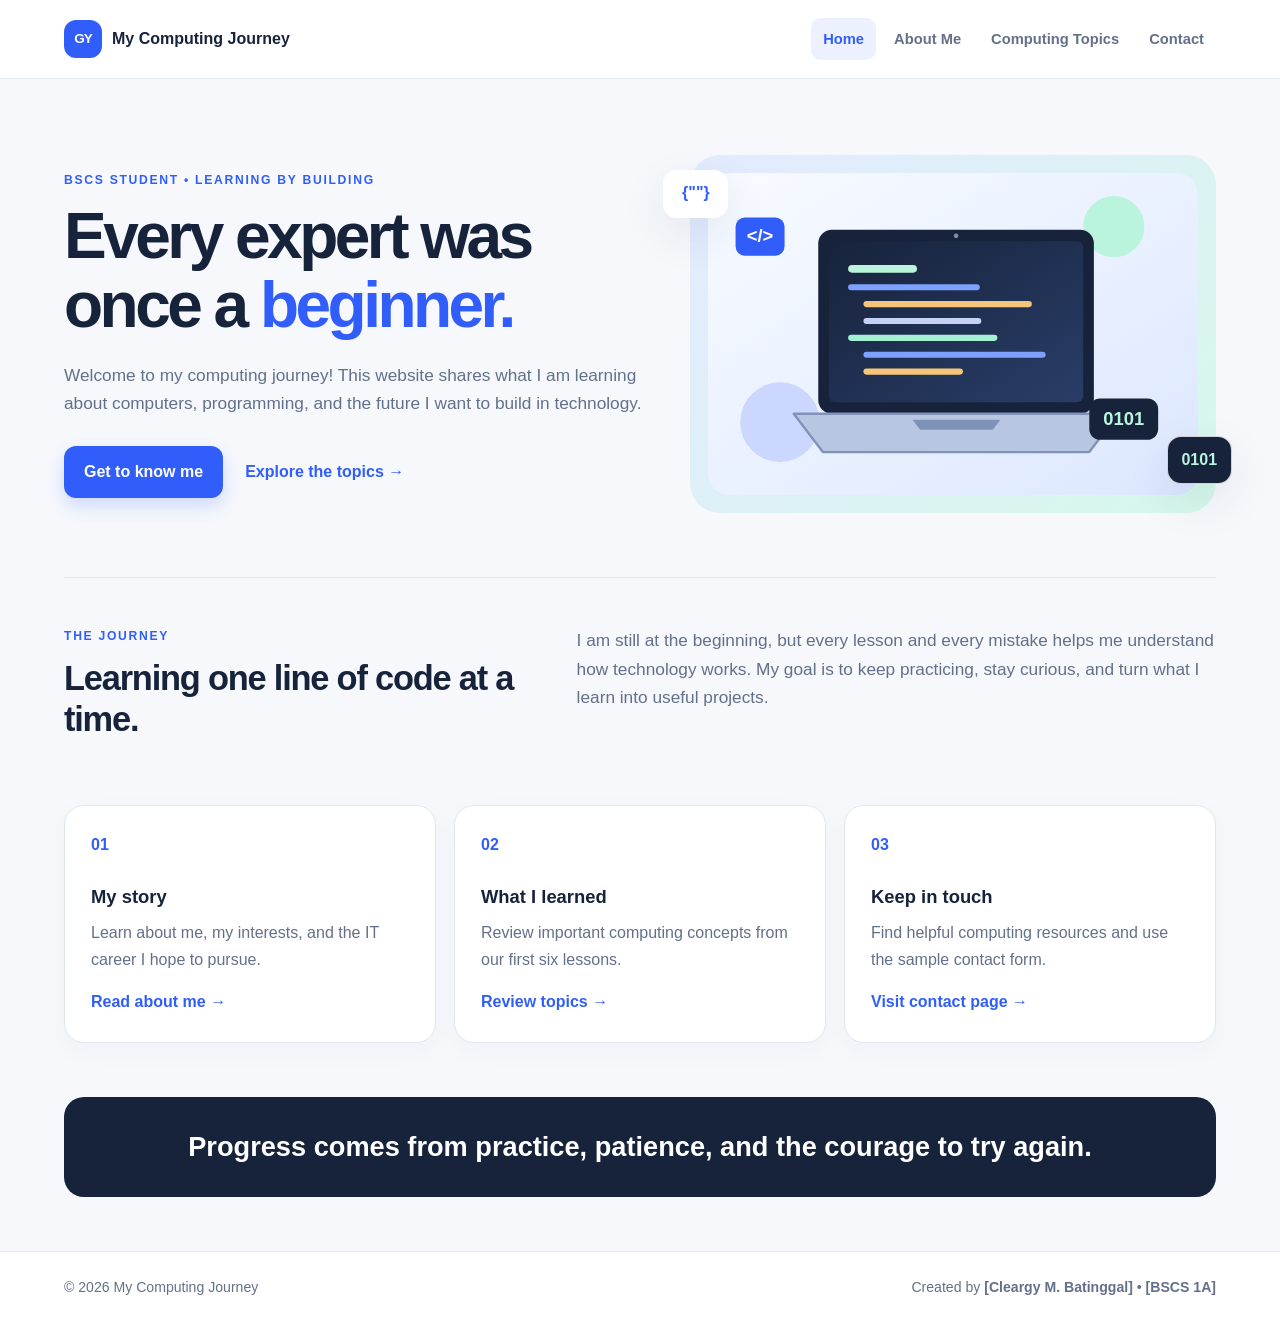
<file: index.html>
<!DOCTYPE html>
<html lang="en">
<head>
    <!-- Sets the character encoding and makes the layout responsive. -->
    <meta charset="UTF-8">
    <meta name="viewport" content="width=device-width, initial-scale=1.0">
    <title>My Computing Journey | Home</title>
    <link rel="stylesheet" href="style.css">
</head>
<body>
    <!-- Shared site header and navigation appear on every page. -->
    <header class="site-header">
        <a class="brand" href="index.html"><span class="brand-mark">GY</span> My Computing Journey</a>
        <nav aria-label="Main navigation">
            <a class="active" href="index.html">Home</a>
            <a href="about.html">About Me</a>
            <a href="topics.html">Computing Topics</a>
            <a href="contact.html">Contact</a>
        </nav>
    </header>

    <main>
        <!-- Hero section introduces the purpose of this website. -->
        <section class="hero">
            <div class="hero-copy">
                <p class="eyebrow">BSCS STUDENT • LEARNING BY BUILDING</p>
                <h1>Every expert was once a <span>beginner.</span></h1>
                <p class="hero-text">Welcome to my computing journey! This website shares what I am learning about computers, programming, and the future I want to build in technology.</p>
                <div class="hero-actions">
                    <a class="button" href="about.html">Get to know me</a>
                    <a class="text-link" href="topics.html">Explore the topics →</a>
                </div>
            </div>
            <div class="hero-art">
                <img src="computing-banner.svg" alt="Illustration of a laptop displaying code, with simple technology symbols around it">
                <div class="floating-note note-one">{"</>"}</div>
                <div class="floating-note note-two">0101</div>
            </div>
        </section>

        <section class="section intro-grid">
            <div>
                <p class="eyebrow">THE JOURNEY</p>
                <h2>Learning one line of code at a time.</h2>
            </div>
            <p class="section-lead">I am still at the beginning, but every lesson and every mistake helps me understand how technology works. My goal is to keep practicing, stay curious, and turn what I learn into useful projects.</p>
        </section>

        <section class="feature-grid" aria-label="Website highlights">
            <article class="feature-card">
                <span class="feature-number">01</span>
                <h3>My story</h3>
                <p>Learn about me, my interests, and the IT career I hope to pursue.</p>
                <a href="about.html">Read about me →</a>
            </article>
            <article class="feature-card">
                <span class="feature-number">02</span>
                <h3>What I learned</h3>
                <p>Review important computing concepts from our first six lessons.</p>
                <a href="topics.html">Review topics →</a>
            </article>
            <article class="feature-card">
                <span class="feature-number">03</span>
                <h3>Keep in touch</h3>
                <p>Find helpful computing resources and use the sample contact form.</p>
                <a href="contact.html">Visit contact page →</a>
            </article>
        </section>

        <section class="quote-strip">
            <p>Progress comes from practice, patience, and the courage to try again.</p>
        </section>
    </main>

    <footer class="site-footer">
        <p>© 2026 My Computing Journey</p>
        <p>Created by <strong>[Cleargy M. Batinggal]</strong> • <strong>[BSCS 1A]</strong></p>
    </footer>
</body>
</html>
</file>
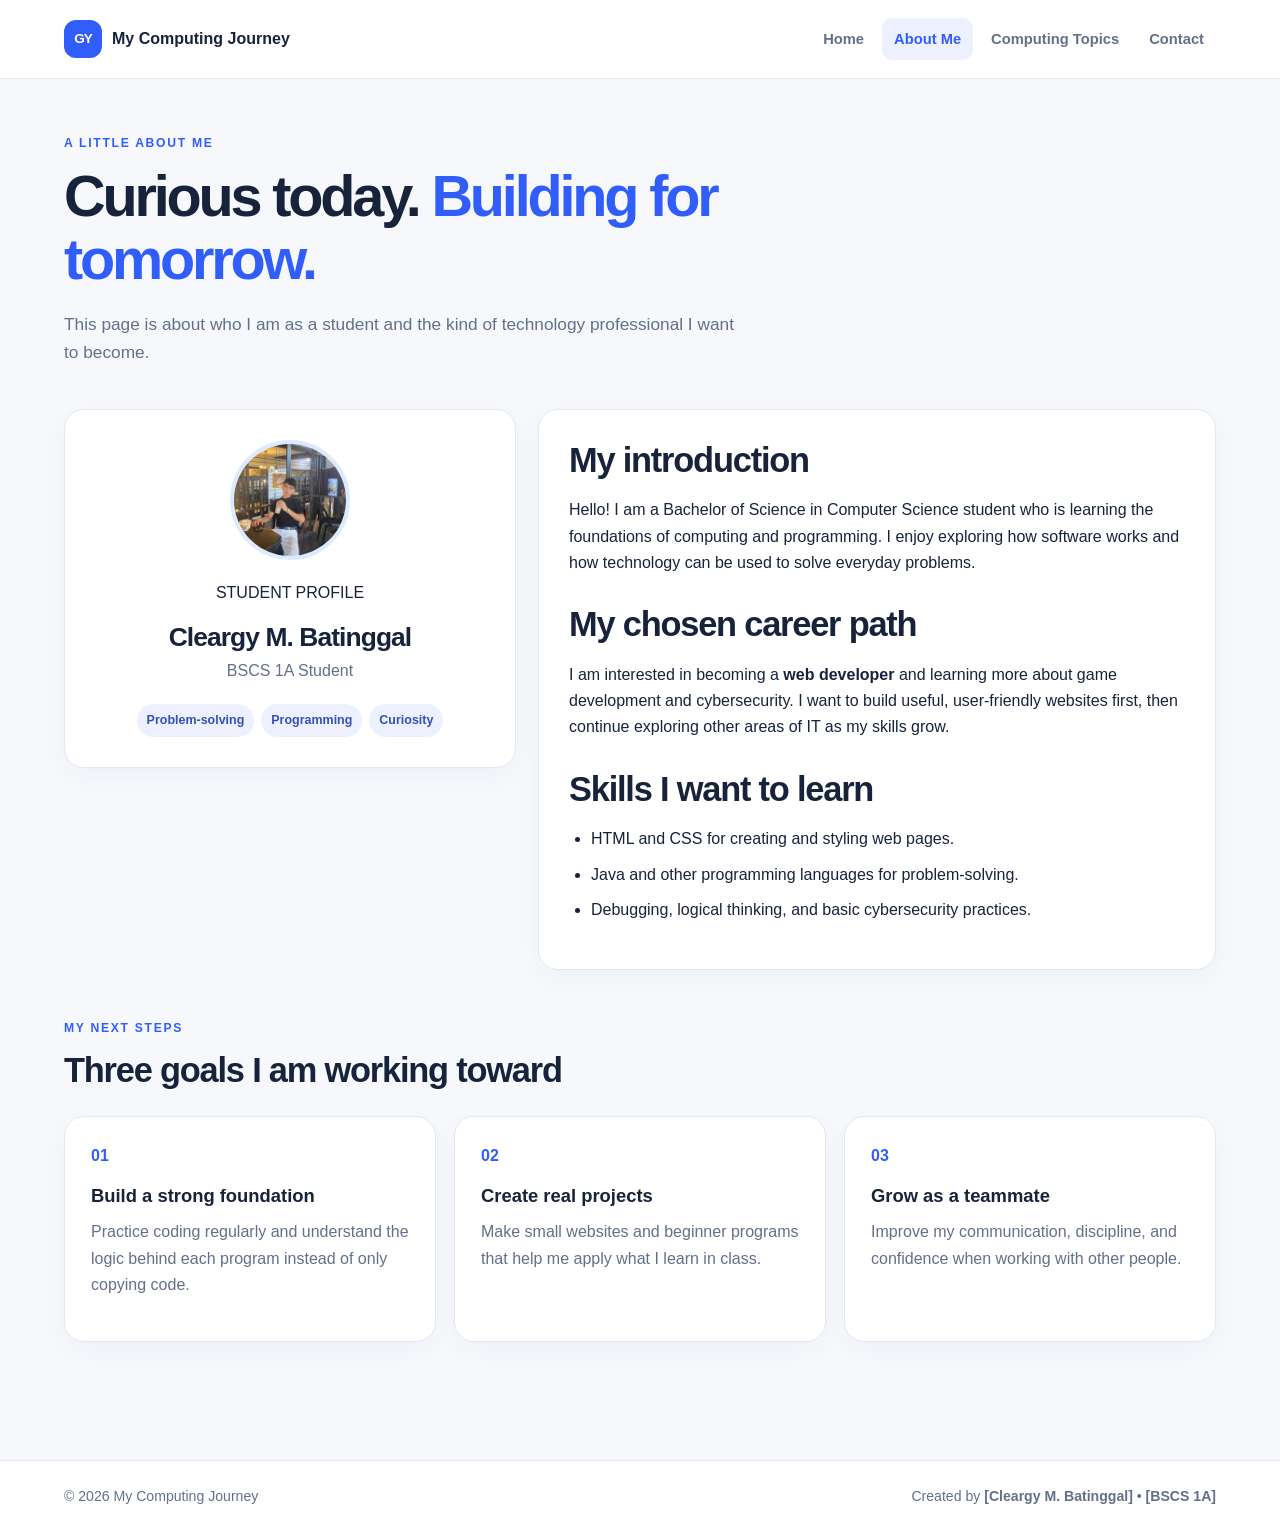
<file: about.html>
<!DOCTYPE html>
<html lang="en">
<head>
    <!-- Shared page setup and external stylesheet. -->
    <meta charset="UTF-8">
    <meta name="viewport" content="width=device-width, initial-scale=1.0">
    <title>About Me | My Computing Journey</title>
    <link rel="stylesheet" href="style.css">
</head>
<body>
    <header class="site-header">
        <a class="brand" href="index.html"><span class="brand-mark">GY</span> My Computing Journey</a>
        <nav aria-label="Main navigation">
            <a href="index.html">Home</a>
            <a class="active" href="about.html">About Me</a>
            <a href="topics.html">Computing Topics</a>
            <a href="contact.html">Contact</a>
        </nav>
    </header>

    <main class="page-shell">
        <section class="page-heading">
            <p class="eyebrow">A LITTLE ABOUT ME</p>
            <h1>Curious today. <span>Building for tomorrow.</span></h1>
            <p>This page is about who I am as a student and the kind of technology professional I want to become.</p>
        </section>

        <section class="about-layout">
            <div class="profile-card">
                <img src="my-profile.jpg.jpg"
                class="profile-image">STUDENT PROFILE</p>
                <h2>Cleargy M. Batinggal</h2>
                <p>BSCS 1A Student</p>
                <div class="tag-row"><span>Problem-solving</span><span>Programming</span><span>Curiosity</span></div>
            </div>
            <div class="content-panel">
                <h2>My introduction</h2>
                <p>Hello! I am a Bachelor of Science in Computer Science student who is learning the foundations of computing and programming. I enjoy exploring how software works and how technology can be used to solve everyday problems.</p>
                <h2>My chosen career path</h2>
                <p>I am interested in becoming a <strong>web developer</strong> and learning more about game development and cybersecurity. I want to build useful, user-friendly websites first, then continue exploring other areas of IT as my skills grow.</p>
                <h2>Skills I want to learn</h2>
                <ul class="check-list">
                    <li>HTML and CSS for creating and styling web pages.</li>
                    <li>Java and other programming languages for problem-solving.</li>
                    <li>Debugging, logical thinking, and basic cybersecurity practices.</li>
                </ul>
            </div>
        </section>

        <section class="section">
            <p class="eyebrow">MY NEXT STEPS</p>
            <h2>Three goals I am working toward</h2>
            <div class="goal-grid">
                <article class="goal-card"><span>01</span><h3>Build a strong foundation</h3><p>Practice coding regularly and understand the logic behind each program instead of only copying code.</p></article>
                <article class="goal-card"><span>02</span><h3>Create real projects</h3><p>Make small websites and beginner programs that help me apply what I learn in class.</p></article>
                <article class="goal-card"><span>03</span><h3>Grow as a teammate</h3><p>Improve my communication, discipline, and confidence when working with other people.</p></article>
            </div>
        </section>
    </main>

    <footer class="site-footer">
        <p>© 2026 My Computing Journey</p>
        <p>Created by <strong>[Cleargy M. Batinggal]</strong> • <strong>[BSCS 1A]</strong></p>
    </footer>
</body>
</html>
</file>
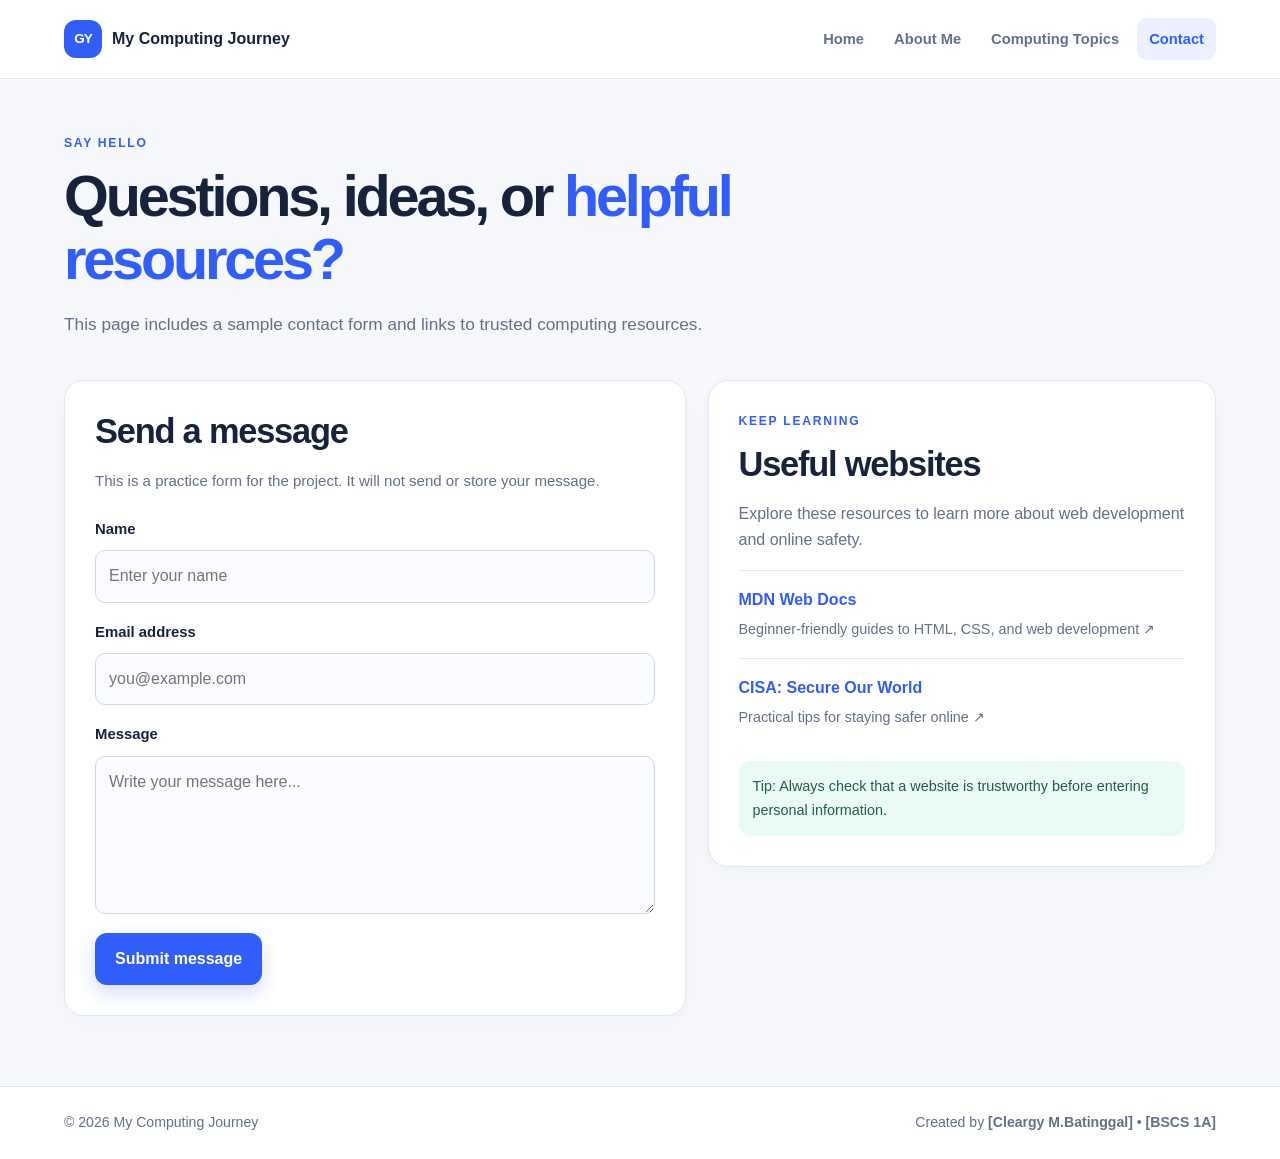
<file: contact.html>
<!DOCTYPE html>
<html lang="en">
<head>
    <!-- Shared page setup and external stylesheet. -->
    <meta charset="UTF-8">
    <meta name="viewport" content="width=device-width, initial-scale=1.0">
    <title>Contact | My Computing Journey</title>
    <link rel="stylesheet" href="style.css">
</head>
<body>
    <header class="site-header">
        <a class="brand" href="index.html"><span class="brand-mark">GY</span> My Computing Journey</a>
        <nav aria-label="Main navigation">
            <a href="index.html">Home</a>
            <a href="about.html">About Me</a>
            <a href="topics.html">Computing Topics</a>
            <a class="active" href="contact.html">Contact</a>
        </nav>
    </header>

    <main class="page-shell">
        <section class="page-heading">
            <p class="eyebrow">SAY HELLO</p>
            <h1>Questions, ideas, or <span>helpful resources?</span></h1>
            <p>This page includes a sample contact form and links to trusted computing resources.</p>
        </section>

        <section class="contact-layout">
            <div class="content-panel">
                <h2>Send a message</h2>
                <p class="muted">This is a practice form for the project. It will not send or store your message.</p>
                <!-- This form demonstrates common HTML form controls. -->
                <form action="#" method="post">
                    <label for="name">Name</label>
                    <input type="text" id="name" name="name" placeholder="Enter your name" required>

                    <label for="email">Email address</label>
                    <input type="email" id="email" name="email" placeholder="you@example.com" required>

                    <label for="message">Message</label>
                    <textarea id="message" name="message" rows="5" placeholder="Write your message here..." required></textarea>

                    <button class="button" type="submit">Submit message</button>
                </form>
            </div>
            <aside class="resource-card">
                <p class="eyebrow">KEEP LEARNING</p>
                <h2>Useful websites</h2>
                <p>Explore these resources to learn more about web development and online safety.</p>
                <a class="resource-link" href="https://developer.mozilla.org/en-US/docs/Learn" target="_blank" rel="noopener noreferrer"><strong>MDN Web Docs</strong><span>Beginner-friendly guides to HTML, CSS, and web development ↗</span></a>
                <a class="resource-link" href="https://www.cisa.gov/secure-our-world" target="_blank" rel="noopener noreferrer"><strong>CISA: Secure Our World</strong><span>Practical tips for staying safer online ↗</span></a>
                <div class="resource-note">Tip: Always check that a website is trustworthy before entering personal information.</div>
            </aside>
        </section>
    </main>

    <footer class="site-footer">
        <p>© 2026 My Computing Journey</p>
        <p>Created by <strong>[Cleargy M.Batinggal]</strong> • <strong>[BSCS 1A]</strong></p>
    </footer>
</body>
</html>
</file>
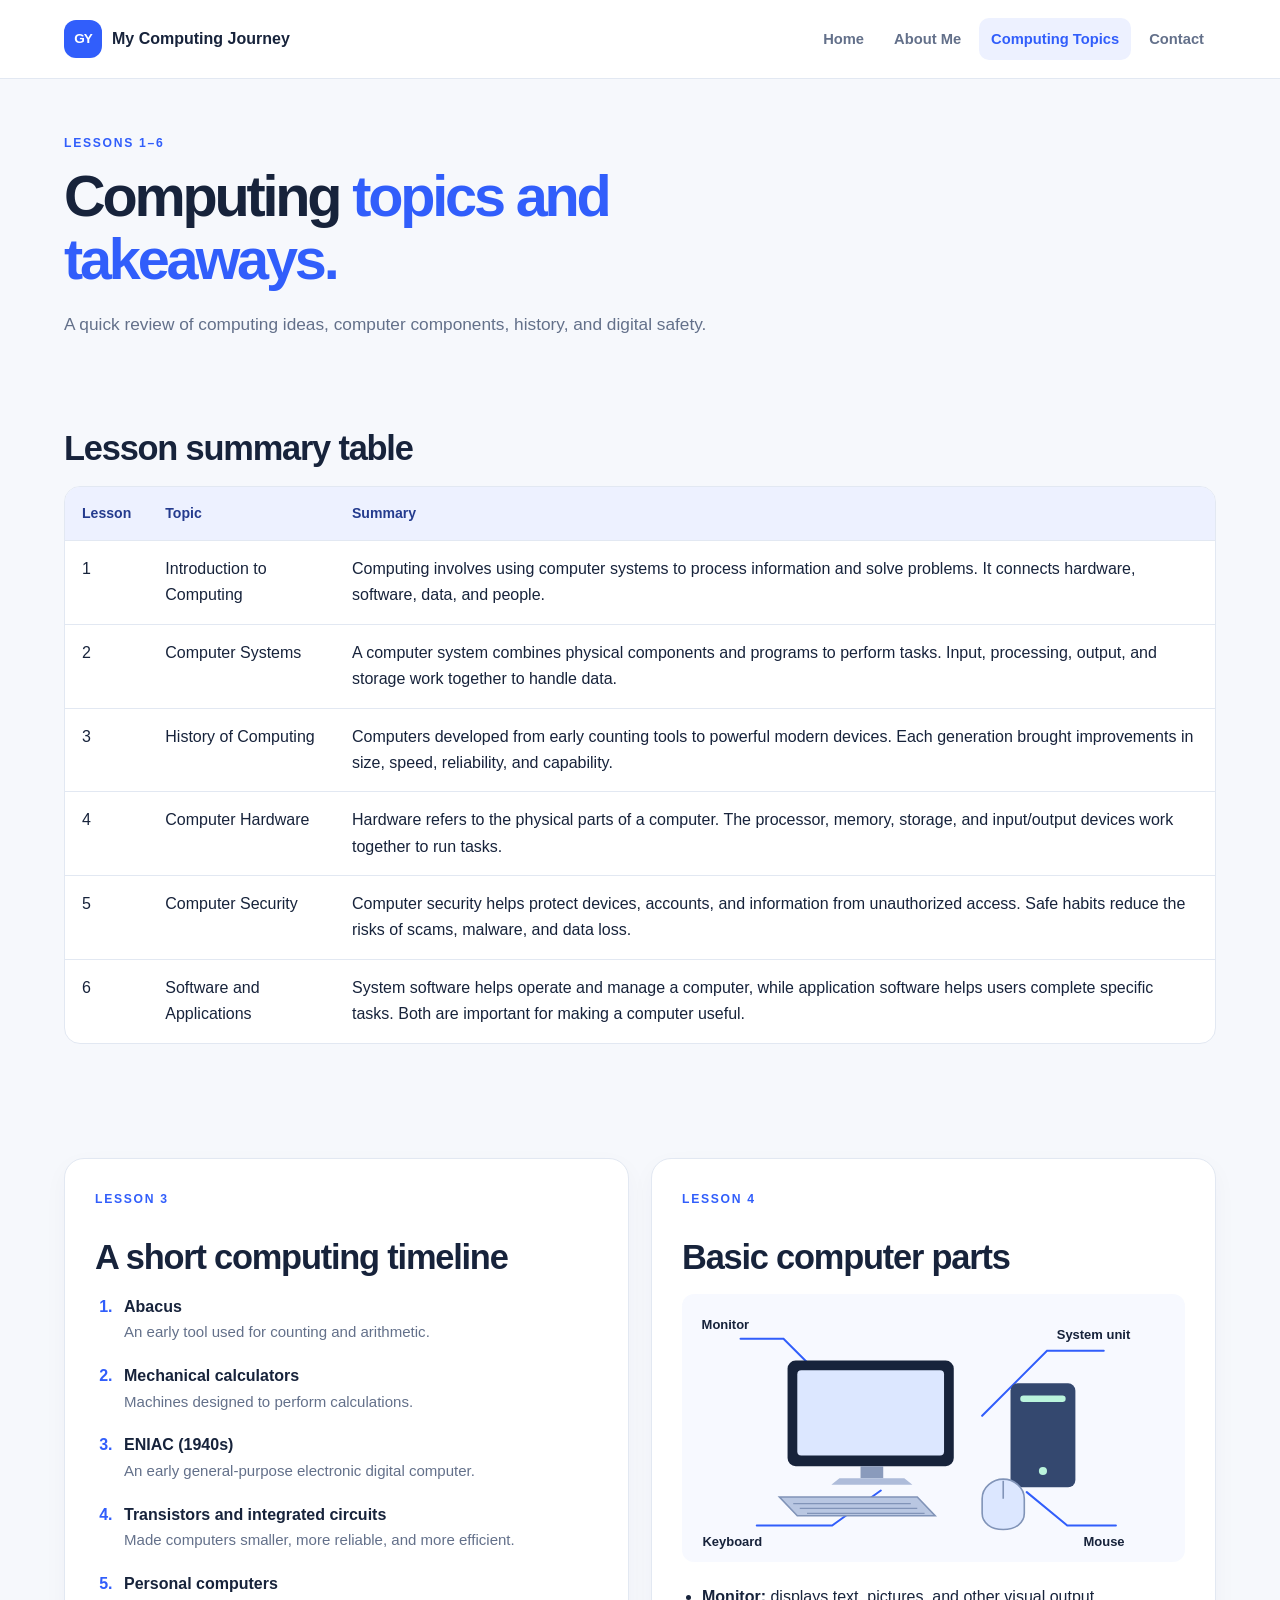
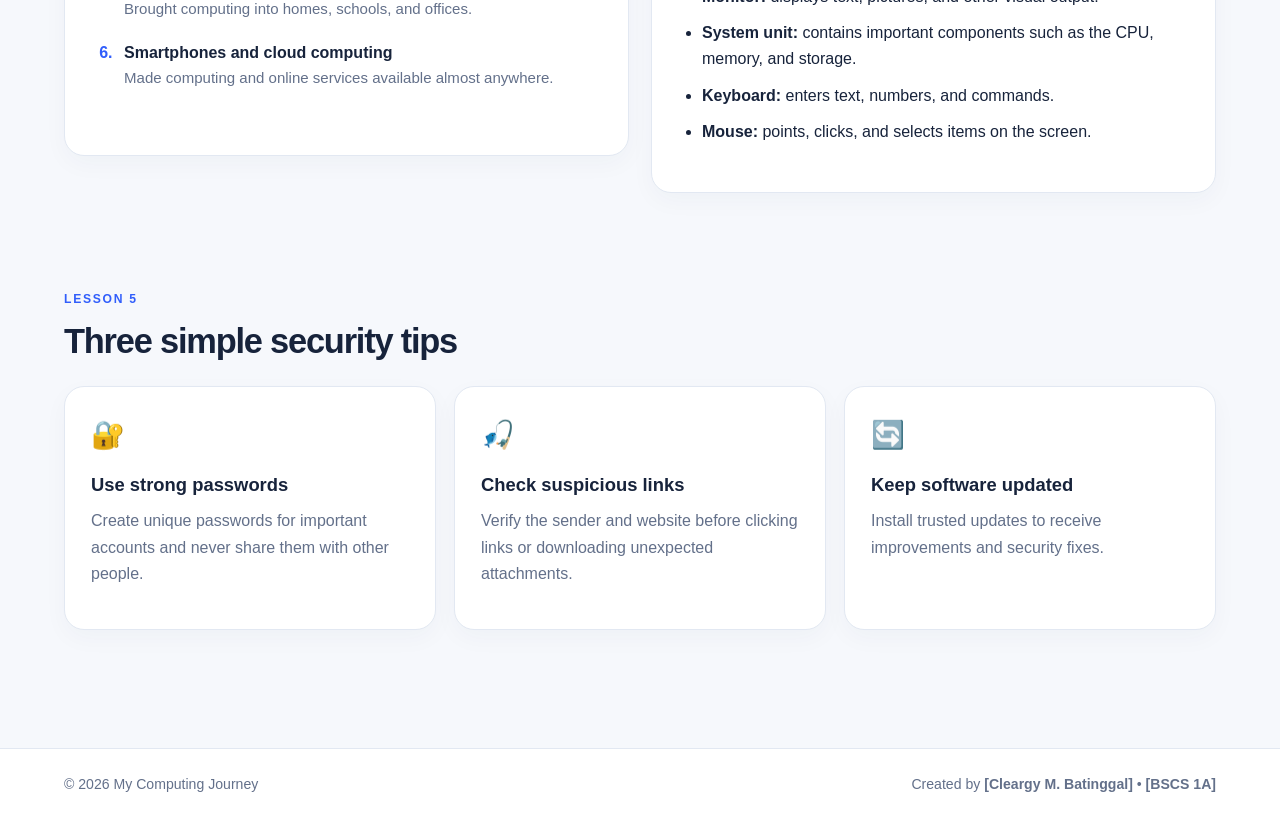
<file: topics.html>
<!DOCTYPE html>
<html lang="en">
<head>
    <!-- Shared page setup and external stylesheet. -->
    <meta charset="UTF-8">
    <meta name="viewport" content="width=device-width, initial-scale=1.0">
    <title>Computing Topics | My Computing Journey</title>
    <link rel="stylesheet" href="style.css">
</head>
<body>
    <header class="site-header">
        <a class="brand" href="index.html"><span class="brand-mark">GY</span> My Computing Journey</a>
        <nav aria-label="Main navigation">
            <a href="index.html">Home</a>
            <a href="about.html">About Me</a>
            <a class="active" href="topics.html">Computing Topics</a>
            <a href="contact.html">Contact</a>
        </nav>
    </header>

    <main class="page-shell">
        <section class="page-heading">
            <p class="eyebrow">LESSONS 1–6</p>
            <h1>Computing <span>topics and takeaways.</span></h1>
            <p>A quick review of computing ideas, computer components, history, and digital safety.</p>
        </section>

        <section class="section">
            <h2>Lesson summary table</h2>
            <div class="table-wrap">
                <table>
                    <thead><tr><th>Lesson</th><th>Topic</th><th>Summary</th></tr></thead>
                    <tbody>
                        <tr><td>1</td><td>Introduction to Computing</td><td>Computing involves using computer systems to process information and solve problems. It connects hardware, software, data, and people.</td></tr>
                        <tr><td>2</td><td>Computer Systems</td><td>A computer system combines physical components and programs to perform tasks. Input, processing, output, and storage work together to handle data.</td></tr>
                        <tr><td>3</td><td>History of Computing</td><td>Computers developed from early counting tools to powerful modern devices. Each generation brought improvements in size, speed, reliability, and capability.</td></tr>
                        <tr><td>4</td><td>Computer Hardware</td><td>Hardware refers to the physical parts of a computer. The processor, memory, storage, and input/output devices work together to run tasks.</td></tr>
                        <tr><td>5</td><td>Computer Security</td><td>Computer security helps protect devices, accounts, and information from unauthorized access. Safe habits reduce the risks of scams, malware, and data loss.</td></tr>
                        <tr><td>6</td><td>Software and Applications</td><td>System software helps operate and manage a computer, while application software helps users complete specific tasks. Both are important for making a computer useful.</td></tr>
                    </tbody>
                </table>
            </div>
        </section>

        <section class="section topic-columns">
            <article class="content-panel">
                <p class="eyebrow">LESSON 3</p>
                <h2>A short computing timeline</h2>
                <ol class="timeline">
                    <li><strong>Abacus</strong><span>An early tool used for counting and arithmetic.</span></li>
                    <li><strong>Mechanical calculators</strong><span>Machines designed to perform calculations.</span></li>
                    <li><strong>ENIAC (1940s)</strong><span>An early general-purpose electronic digital computer.</span></li>
                    <li><strong>Transistors and integrated circuits</strong><span>Made computers smaller, more reliable, and more efficient.</span></li>
                    <li><strong>Personal computers</strong><span>Brought computing into homes, schools, and offices.</span></li>
                    <li><strong>Smartphones and cloud computing</strong><span>Made computing and online services available almost anywhere.</span></li>
                </ol>
            </article>
            <article class="content-panel">
                <p class="eyebrow">LESSON 4</p>
                <h2>Basic computer parts</h2>
                <img class="parts-image" src="computer-parts.svg" alt="Diagram labeling a monitor, system unit, keyboard, and mouse">
                <ul class="parts-list">
                    <li><strong>Monitor:</strong> displays text, pictures, and other visual output.</li>
                    <li><strong>System unit:</strong> contains important components such as the CPU, memory, and storage.</li>
                    <li><strong>Keyboard:</strong> enters text, numbers, and commands.</li>
                    <li><strong>Mouse:</strong> points, clicks, and selects items on the screen.</li>
                </ul>
            </article>
        </section>

        <section class="section security-section">
            <p class="eyebrow">LESSON 5</p>
            <h2>Three simple security tips</h2>
            <div class="security-grid">
                <article><span class="security-icon">🔐</span><h3>Use strong passwords</h3><p>Create unique passwords for important accounts and never share them with other people.</p></article>
                <article><span class="security-icon">🎣</span><h3>Check suspicious links</h3><p>Verify the sender and website before clicking links or downloading unexpected attachments.</p></article>
                <article><span class="security-icon">🔄</span><h3>Keep software updated</h3><p>Install trusted updates to receive improvements and security fixes.</p></article>
            </div>
        </section>       
    </main>

    <footer class="site-footer">
        <p>© 2026 My Computing Journey</p>
        <p>Created by <strong>[Cleargy M. Batinggal]</strong> • <strong>[BSCS 1A]</strong></p>
    </footer>
</body>
</html>
</file>
<file: style.css>
/* My Computing Journey — shared styles for all four pages. */
:root {
    --ink: #17233b;
    --muted: #63708a;
    --blue: #315efb;
    --blue-dark: #2144c8;
    --mint: #baf4dc;
    --paper: #f6f8fc;
    --white: #ffffff;
    --line: #e2e8f2;
    --radius: 20px;
    --shadow: 0 16px 45px rgba(30, 48, 88, 0.09);
}

* { box-sizing: border-box; }

html { scroll-behavior: smooth; }

body {
    margin: 0;
    background: var(--paper);
    color: var(--ink);
    font-family: Arial, Helvetica, sans-serif;
    line-height: 1.65;
}

a { color: var(--blue); text-decoration: none; }
a:hover { color: var(--blue-dark); }

.site-header {
    display: flex;
    justify-content: space-between;
    align-items: center;
    gap: 24px;
    padding: 18px max(5%, calc((100% - 1180px) / 2));
    background: rgba(255, 255, 255, 0.96);
    border-bottom: 1px solid var(--line);
}

.brand {
    display: inline-flex;
    align-items: center;
    gap: 10px;
    color: var(--ink);
    font-weight: 800;
    white-space: nowrap;
}

.brand-mark {
    display: grid;
    place-items: center;
    width: 38px;
    height: 38px;
    border-radius: 12px;
    color: white;
    background: var(--blue);
    font-size: 0.85rem;
    letter-spacing: -1px;
}

nav { display: flex; flex-wrap: wrap; gap: 6px; }
nav a { padding: 9px 12px; border-radius: 10px; color: var(--muted); font-size: 0.92rem; font-weight: 700; }
nav a:hover, nav a.active { background: #edf1ff; color: var(--blue); }

main { max-width: 1180px; width: 90%; margin: 0 auto; }
.hero {
    display: grid;
    grid-template-columns: 1.05fr 0.95fr;
    align-items: center;
    gap: 44px;
    padding: 76px 0 64px;
}
.eyebrow { margin: 0 0 12px; color: var(--blue); font-size: 0.76rem; font-weight: 800; letter-spacing: 0.14em; }
h1, h2, h3, p { margin-top: 0; }
h1 { margin-bottom: 20px; font-size: clamp(2.4rem, 5vw, 4.3rem); line-height: 1.08; letter-spacing: -0.055em; }
h1 span { color: var(--blue); }
h2 { margin-bottom: 16px; font-size: clamp(1.55rem, 3vw, 2.15rem); line-height: 1.2; letter-spacing: -0.035em; }
h3 { margin-bottom: 8px; font-size: 1.15rem; }
.hero-text, .page-heading > p:last-child, .section-lead { color: var(--muted); font-size: 1.08rem; }
.hero-text { max-width: 580px; margin-bottom: 28px; }
.hero-actions { display: flex; flex-wrap: wrap; align-items: center; gap: 22px; }
.button { display: inline-block; border: 0; border-radius: 12px; padding: 13px 20px; background: var(--blue); color: white; font: inherit; font-weight: 800; cursor: pointer; box-shadow: 0 8px 18px rgba(49, 94, 251, 0.2); }
.button:hover { color: white; background: var(--blue-dark); }
.text-link { font-weight: 800; }
.hero-art { position: relative; padding: 18px; border-radius: 30px; background: linear-gradient(135deg, #e3eaff, #d6f8eb); }
.hero-art img { display: block; width: 100%; border-radius: 20px; }
.floating-note { position: absolute; display: grid; place-items: center; min-width: 65px; min-height: 48px; padding: 8px 12px; border: 1px solid rgba(255,255,255,.8); border-radius: 14px; background: white; color: var(--blue); font-weight: 800; box-shadow: var(--shadow); }
.note-one { top: 4%; left: -5%; }
.note-two { right: -3%; bottom: 8%; background: var(--ink); color: var(--mint); }

.section { padding: 48px 0; }
.intro-grid { display: grid; grid-template-columns: 0.85fr 1.15fr; gap: 40px; align-items: start; border-top: 1px solid var(--line); }
.section-lead { max-width: 680px; }
.feature-grid, .goal-grid, .security-grid { display: grid; grid-template-columns: repeat(3, 1fr); gap: 18px; }
.feature-card, .goal-card, .security-grid article { padding: 26px; border: 1px solid var(--line); border-radius: var(--radius); background: var(--white); box-shadow: 0 8px 25px rgba(30,48,88,.035); }
.feature-number, .goal-card > span { display: inline-block; margin-bottom: 24px; color: var(--blue); font-weight: 900; }
.feature-card p, .goal-card p, .security-grid p { color: var(--muted); }
.feature-card a { font-weight: 800; }
.quote-strip { margin: 54px 0; padding: 28px; border-radius: var(--radius); background: var(--ink); color: white; text-align: center; }
.quote-strip p { margin: 0; font-size: clamp(1.15rem, 2.5vw, 1.7rem); font-weight: 700; }

.page-shell { padding: 54px 0 70px; }
.page-heading { max-width: 800px; padding-bottom: 25px; }
.page-heading h1 { font-size: clamp(2.3rem, 4.5vw, 3.7rem); }
.page-heading > p:last-child { max-width: 680px; }
.about-layout, .contact-layout, .topic-columns { display: grid; grid-template-columns: 0.8fr 1.2fr; gap: 22px; align-items: start; }
.profile-card, .content-panel, .resource-card { padding: 30px; border: 1px solid var(--line); border-radius: var(--radius); background: var(--white); box-shadow: 0 8px 25px rgba(30,48,88,.035); }
.profile-card { text-align: center; }
.profile-card h2 { margin-bottom: 4px; font-size: 1.65rem; }
.profile-card > p:not(.eyebrow) { color: var(--muted); }
.avatar { display: grid; place-items: center; width: 100px; height: 100px; margin: 0 auto 22px; border-radius: 28px; background: #edf1ff; font-size: 3rem; }
.tag-row { display: flex; flex-wrap: wrap; justify-content: center; gap: 7px; margin-top: 20px; }
.tag-row span { padding: 6px 10px; border-radius: 99px; background: #edf1ff; color: #3551b6; font-size: .78rem; font-weight: 700; }
.content-panel h2:not(:first-child) { margin-top: 28px; }
.check-list { padding-left: 22px; }
.check-list li { margin: 9px 0; }
.goal-grid { margin-top: 24px; }
.goal-card > span { margin-bottom: 12px; }
.edit-reminder { margin-top: 30px; padding: 16px 18px; border-left: 4px solid var(--blue); border-radius: 8px; background: #edf1ff; color: #354363; }
.muted { color: var(--muted); font-size: .94rem; }

.table-wrap { overflow-x: auto; border: 1px solid var(--line); border-radius: 16px; background: white; }
table { width: 100%; border-collapse: collapse; min-width: 700px; }
th, td { padding: 15px 17px; border-bottom: 1px solid var(--line); text-align: left; vertical-align: top; }
th { background: #edf1ff; color: #243b8e; font-size: .88rem; }
tbody tr:last-child td { border-bottom: 0; }
tbody tr:hover { background: #fafbff; }
.topic-columns { grid-template-columns: 1fr 1fr; margin-top: 18px; }
.timeline { padding-left: 22px; }
.timeline li { padding: 0 0 18px 7px; }
.timeline li::marker { color: var(--blue); font-weight: 800; }
.timeline strong, .timeline span { display: block; }
.timeline span { color: var(--muted); font-size: .94rem; }
.parts-image { display: block; width: 100%; max-height: 280px; object-fit: contain; margin: 14px 0 22px; border-radius: 12px; background: #f7f9ff; }
.parts-list { padding-left: 20px; }
.parts-list li { margin-bottom: 10px; }
.security-grid { margin-top: 24px; }
.security-icon { display: inline-block; margin-bottom: 12px; font-size: 1.7rem; }

.contact-layout { grid-template-columns: 1.1fr .9fr; }
form { display: flex; flex-direction: column; gap: 9px; }
label { margin-top: 8px; font-weight: 800; font-size: .93rem; }
input, textarea { width: 100%; padding: 12px 13px; border: 1px solid #cfd8e8; border-radius: 10px; background: #fbfcff; color: var(--ink); font: inherit; }
input:focus, textarea:focus { outline: 3px solid #dce4ff; border-color: var(--blue); }
textarea { resize: vertical; }
form .button { align-self: flex-start; margin-top: 10px; }
.resource-card > p:not(.eyebrow) { color: var(--muted); }
.resource-link { display: block; padding: 16px 0; border-top: 1px solid var(--line); }
.resource-link strong, .resource-link span { display: block; }
.resource-link span { margin-top: 5px; color: var(--muted); font-size: .9rem; }
.resource-note { margin-top: 15px; padding: 14px; border-radius: 12px; background: #e9fbf3; color: #245d48; font-size: .9rem; }

.site-footer { display: flex; justify-content: space-between; gap: 20px; padding: 24px 5%; border-top: 1px solid var(--line); background: white; color: var(--muted); font-size: .88rem; }
.site-footer p { margin: 0; }

@media (max-width: 850px) {
    .site-header { align-items: flex-start; flex-direction: column; padding: 16px 5%; }
    .hero { grid-template-columns: 1fr; padding-top: 48px; }
    .hero-art { max-width: 650px; }
    .intro-grid, .about-layout, .contact-layout, .topic-columns { grid-template-columns: 1fr; }
    .feature-grid, .goal-grid, .security-grid { grid-template-columns: 1fr 1fr; }
}
@media (max-width: 560px) {
    main { width: 92%; }
    nav { width: 100%; gap: 2px; }
    nav a { padding: 8px 9px; font-size: .82rem; }
    .hero { gap: 30px; padding: 38px 0; }
    .feature-grid, .goal-grid, .security-grid { grid-template-columns: 1fr; }
    .section { padding: 34px 0; }
    .profile-card, .content-panel, .resource-card { padding: 22px; }
    .site-footer { flex-direction: column; }
    .floating-note { min-width: 52px; min-height: 40px; font-size: .85rem; }
}
.profile-image {
    width: 120px;
    height: 120px;
    object-fit: cover;
    border-radius: 50%;
    border: 4px solid #dbeafe;
    display: block;
    margin: 0 auto 20px;
}
</file>
